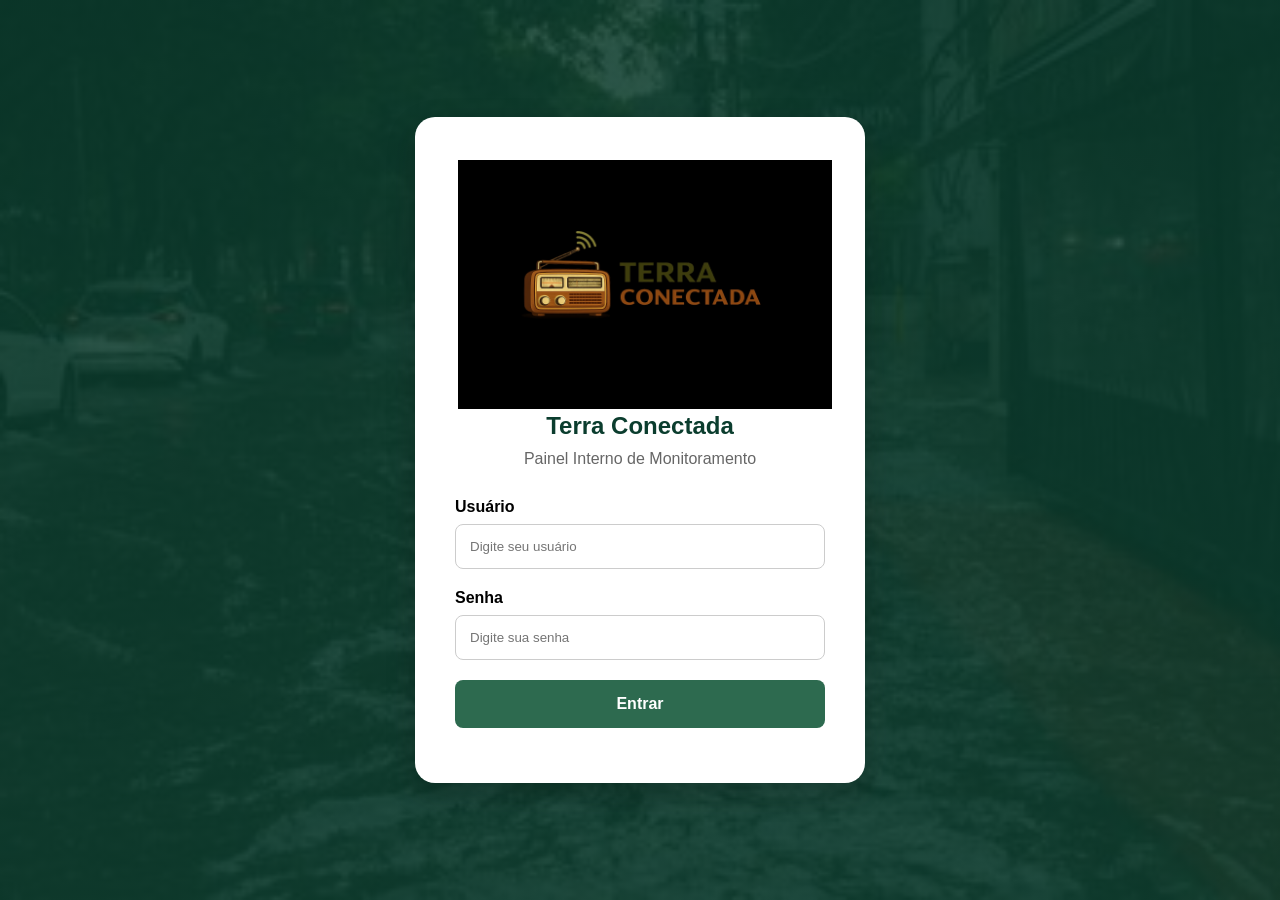
<file: login.html>
<!DOCTYPE html>
<html lang="pt-BR">

<head>
    <meta charset="UTF-8">
    <meta name="viewport" content="width=device-width, initial-scale=1.0">
    <title>Login - Terra Conectada</title>

    <link rel="stylesheet" href="assets/css/login.css">

    <link rel="stylesheet"
    href="https://cdnjs.cloudflare.com/ajax/libs/font-awesome/6.5.2/css/all.min.css">
</head>

<body>

    <main class="login-container">

        <section class="login-card">

            <a href="./index.html">
    <img src="assets/img/logo.png.png" alt="Logo Terra Conectada" class="logo-login">
</a>

            <h1>Terra Conectada</h1>

            <p class="subtitulo">
                Painel Interno de Monitoramento
            </p>

            <form id="loginForm">

                <div class="input-group">

                    <label for="usuario">
                        Usuário
                    </label>

                    <input
                        type="text"
                        id="usuario"
                        placeholder="Digite seu usuário"
                        required>

                </div>

                <div class="input-group">

                    <label for="senha">
                        Senha
                    </label>

                    <input
                        type="password"
                        id="senha"
                        placeholder="Digite sua senha"
                        required>

                </div>

                <button type="submit">
                    Entrar
                </button>

                <p id="mensagemErro"></p>

            </form>

        </section>

    </main>

    <script src="assets/js/login.js"></script>

</body>

</html>
</file>
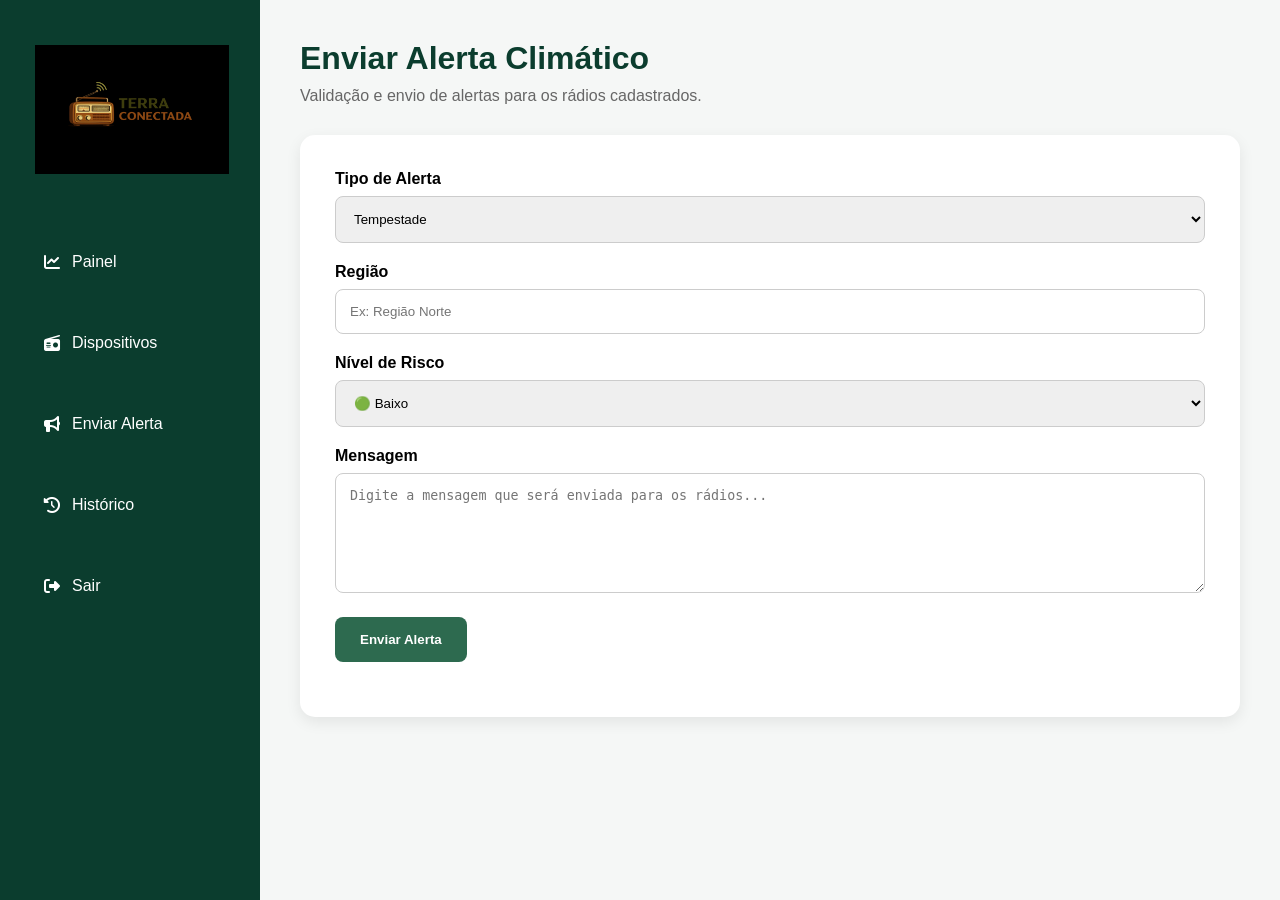
<file: pages/alertas.html>
<!DOCTYPE html>
<html lang="pt-BR">

<head>

    <meta charset="UTF-8">
    <meta name="viewport" content="width=device-width, initial-scale=1.0">

    <title>Enviar Alerta - Terra Conectada</title>

    <link rel="stylesheet" href="../assets/css/alertas.css">

    <link rel="stylesheet"
    href="https://cdnjs.cloudflare.com/ajax/libs/font-awesome/6.5.2/css/all.min.css">

</head>

<body>

<div class="container">



    <aside class="sidebar">

        <div class="sidebar-logo">
             <a href="../index.html">
            <img src="../assets/img/logo.png.png"
            alt="Logo Terra Conectada">
        </a>
        </div>

        <nav>

            <ul>

                <li>
                    <a href="painel.html">
                
                        <i class="fas fa-chart-line"></i>
                        Painel
                        </a>
                    </li>

                    <li>
                      <a href="dispositivos.html">
                     <i class="fas fa-radio"></i>
                            Dispositivos
                    </a>
                    </li>

                    <li>
                        <a href="alertas.html">
                            <i class="fas fa-bullhorn"></i>
                            Enviar Alerta
                        </a>
                    </li>

                    <li>
                        <a href="historico.html">
                            <i class="fas fa-clock-rotate-left"></i>
                            Histórico
                        </a>
                    </li>

                    <li>
                        <a href="../login.html">
                            <i class="fas fa-right-from-bracket"></i>
                            Sair
                        </a>
                    </li>

            </ul>

        </nav>

    </aside>


    <main class="main-content">

        <header class="topo">

            <h1>Enviar Alerta Climático</h1>

            <p>
                Validação e envio de alertas para os rádios cadastrados.
            </p>

        </header>

        <section class="form-card">

            <form id="alertaForm">

                <div class="campo">

                    <label>Tipo de Alerta</label>

                    <select id="tipo">

                        <option>Tempestade</option>
                        <option>Alagamento</option>
                        <option>Chuvas Intensas</option>
                        <option>Ventos Fortes</option>
                        <option>Deslizamento</option>

                    </select>

                </div>

                <div class="campo">

                    <label>Região</label>

                    <input
                    type="text"
                    id="regiao"
                    placeholder="Ex: Região Norte">

                </div>

                <div class="campo">

                    <label>Nível de Risco</label>

                    <select id="nivel">

                        <option>🟢 Baixo</option>
                        <option>🟡 Médio</option>
                        <option>🔴 Crítico</option>

                    </select>

                </div>

                <div class="campo">

                    <label>Mensagem</label>

                    <textarea
                    id="mensagem"
                    rows="6"
                    placeholder="Digite a mensagem que será enviada para os rádios..."></textarea>

                </div>

                <button type="submit">
                    Enviar Alerta
                </button>

                <p id="sucesso"></p>

            </form>

        </section>

    </main>

</div>

<script src="../assets/js/alertas.js"></script>

</body>
</html>
</file>
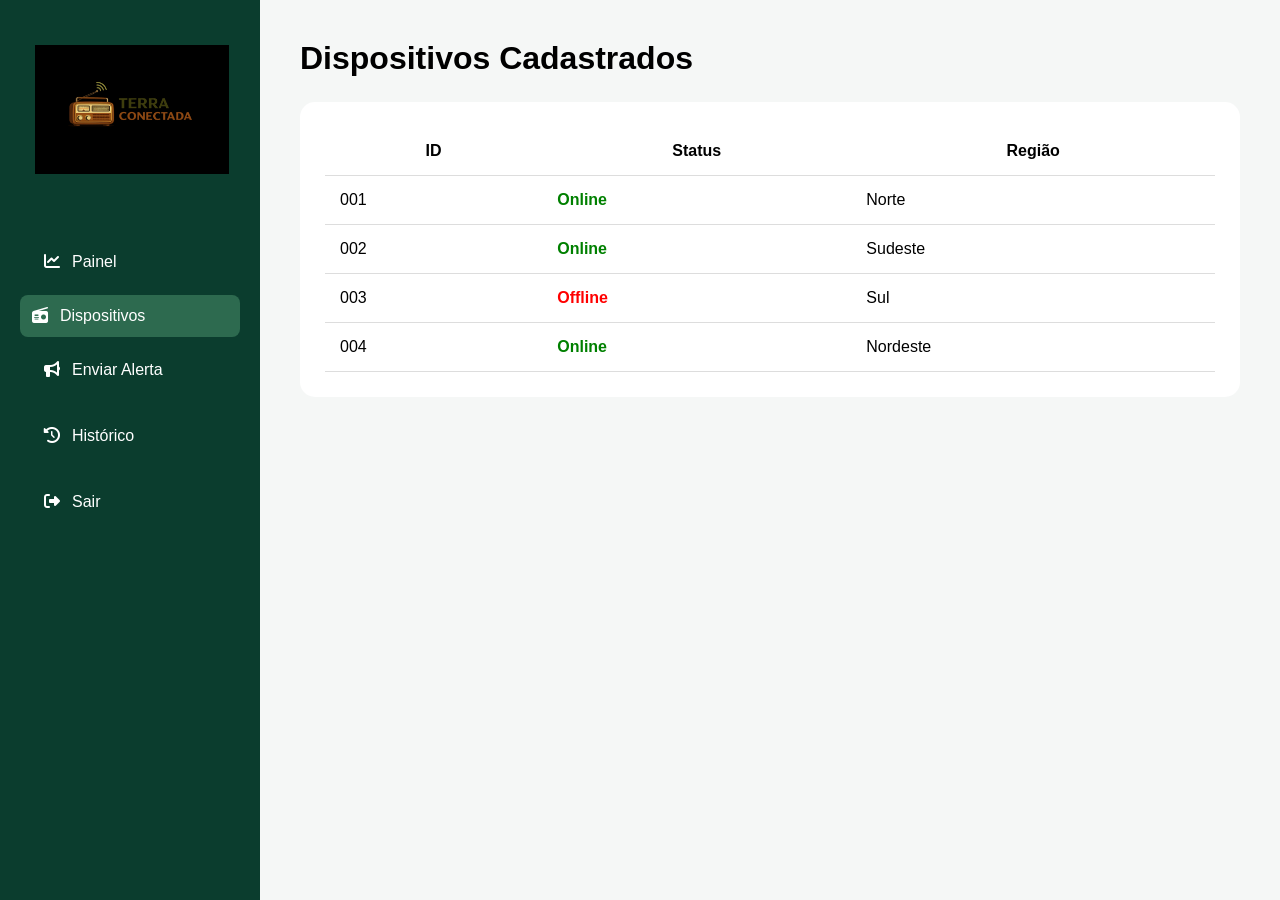
<file: pages/dispositivos.html>
<!DOCTYPE html>
<html lang="pt-BR">

<head>

    <meta charset="UTF-8">
    <meta name="viewport" content="width=device-width, initial-scale=1.0">

    <title>Dispositivos - Terra Conectada</title>

    <link rel="stylesheet" href="../assets/css/dispositivos.css">

    <link rel="stylesheet"
    href="https://cdnjs.cloudflare.com/ajax/libs/font-awesome/6.5.2/css/all.min.css">

</head>

<body>

<div class="container">

    <aside class="sidebar">

        <div class="sidebar-logo">
             <a href="../index.html">
            <img src="../assets/img/logo.png.png" alt="Logo">
            </a>
        </div>

        <ul>

            <li>
                <a href="painel.html">
                    <i class="fas fa-chart-line"></i>
                    Painel
                </a>
            </li>

            <li class="active">
                <i class="fas fa-radio"></i>
                Dispositivos
            </li>

            <li>
                <a href="alertas.html">
                    <i class="fas fa-bullhorn"></i>
                    Enviar Alerta
                </a>
            </li>

            <li>
                <a href="historico.html">
                    <i class="fas fa-clock-rotate-left"></i>
                    Histórico
                </a>
            </li>

            <li>
                <a href="../login.html">
                    <i class="fas fa-right-from-bracket"></i>
                    Sair
                </a>
            </li>

        </ul>

    </aside>

    <main class="main-content">

        <h1>Dispositivos Cadastrados</h1>

        <div class="table-container">

            <table>

                <thead>

                    <tr>
                        <th>ID</th>
                        <th>Status</th>
                        <th>Região</th>
                    </tr>

                </thead>

                <tbody>

                    <tr>
                        <td>001</td>
                        <td class="online">Online</td>
                        <td>Norte</td>
                    </tr>

                    <tr>
                        <td>002</td>
                        <td class="online">Online</td>
                        <td>Sudeste</td>
                    </tr>

                    <tr>
                        <td>003</td>
                        <td class="offline">Offline</td>
                        <td>Sul</td>
                    </tr>

                    <tr>
                        <td>004</td>
                        <td class="online">Online</td>
                        <td>Nordeste</td>
                    </tr>

                </tbody>

            </table>

        </div>

    </main>

</div>

</body>

</html>
</file>
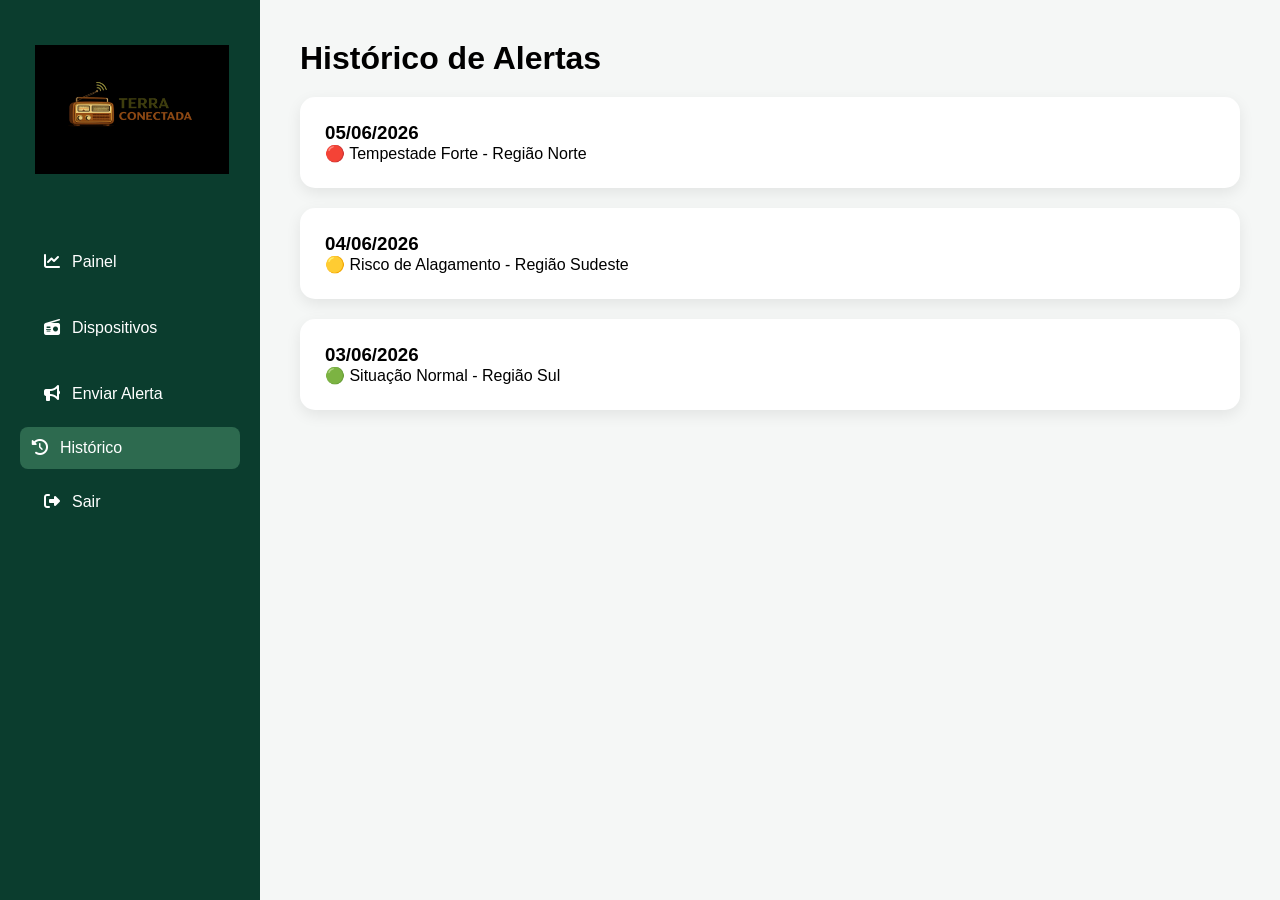
<file: pages/historico.html>
<!DOCTYPE html>
<html lang="pt-BR">

<head>

    <meta charset="UTF-8">
    <meta name="viewport" content="width=device-width, initial-scale=1.0">

    <title>Histórico - Terra Conectada</title>

    <link rel="stylesheet" href="../assets/css/historico.css">

    <link rel="stylesheet"
    href="https://cdnjs.cloudflare.com/ajax/libs/font-awesome/6.5.2/css/all.min.css">

</head>

<body>

<div class="container">

    <aside class="sidebar">

        <div class="sidebar-logo">
            <a href="../index.html">
            <img src="../assets/img/logo.png.png" alt="Logo">
            </a>
        </div>

        <ul>

            <li>
                <a href="painel.html">
                    <i class="fas fa-chart-line"></i>
                    Painel
                </a>
            </li>

            <li>
                <a href="dispositivos.html">
                    <i class="fas fa-radio"></i>
                    Dispositivos
                </a>
            </li>

            <li>
                <a href="alertas.html">
                    <i class="fas fa-bullhorn"></i>
                    Enviar Alerta
                </a>
            </li>

            <li class="active">
                <i class="fas fa-clock-rotate-left"></i>
                Histórico
            </li>

            <li>
                <a href="../login.html">
                    <i class="fas fa-right-from-bracket"></i>
                    Sair
                </a>
            </li>

        </ul>

    </aside>

    <main class="main-content">

        <h1>Histórico de Alertas</h1>

        <div class="historico-card">

            <h3>05/06/2026</h3>
            <p>🔴 Tempestade Forte - Região Norte</p>

        </div>

        <div class="historico-card">

            <h3>04/06/2026</h3>
            <p>🟡 Risco de Alagamento - Região Sudeste</p>

        </div>

        <div class="historico-card">

            <h3>03/06/2026</h3>
            <p>🟢 Situação Normal - Região Sul</p>

        </div>

    </main>

</div>

</body>

</html>
</file>
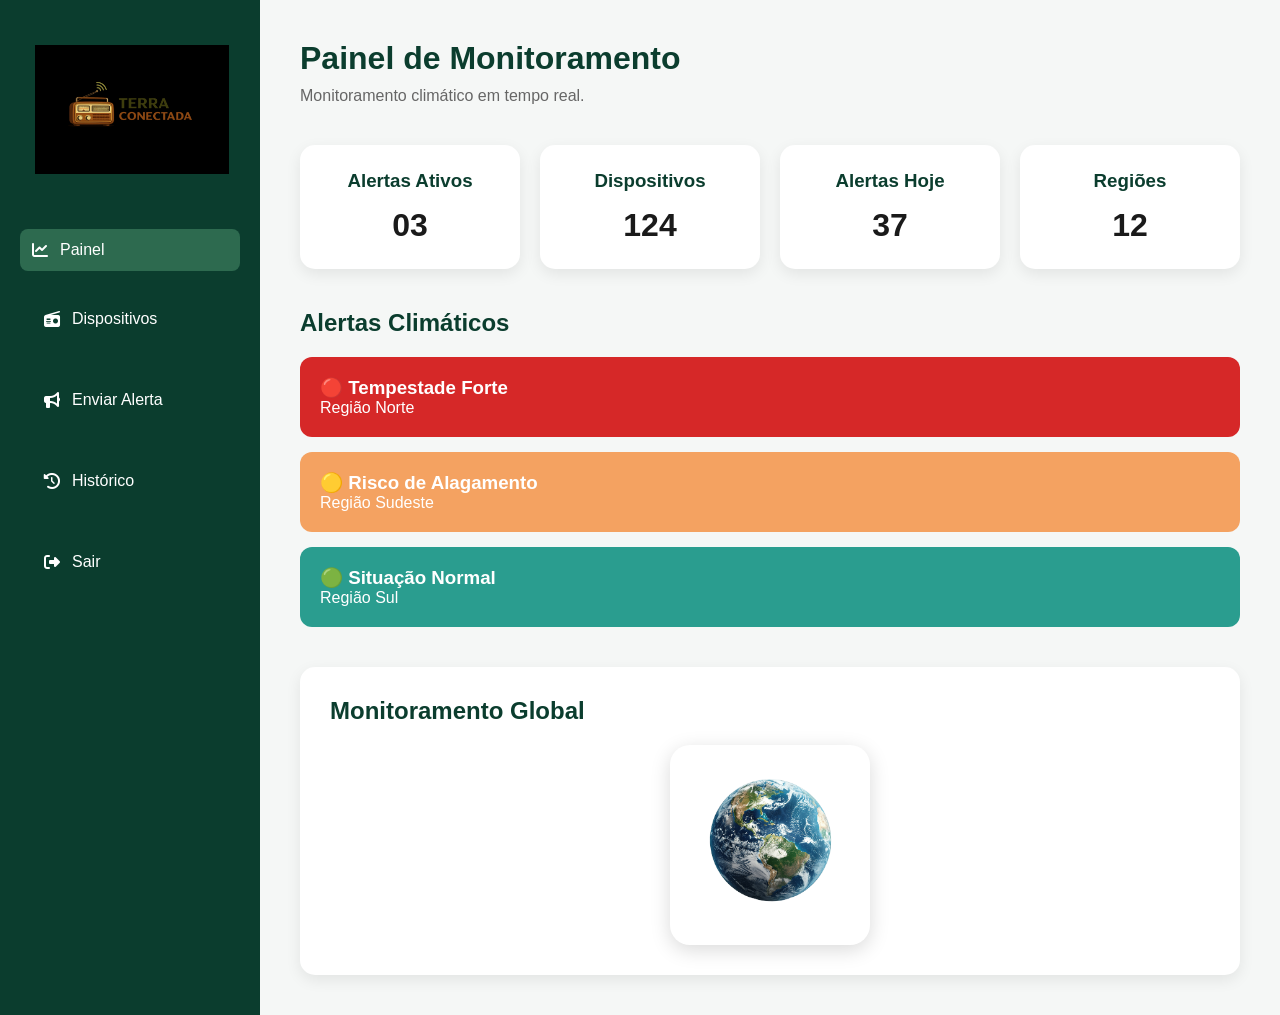
<file: pages/painel.html>
<!DOCTYPE html>
<html lang="pt-BR">

<head>

    <meta charset="UTF-8">
    <meta name="viewport" content="width=device-width, initial-scale=1.0">

    <title>Painel - Terra Conectada</title>

    <link rel="stylesheet" href="../assets/css/painel.css">

    <link rel="stylesheet"
    href="https://cdnjs.cloudflare.com/ajax/libs/font-awesome/6.5.2/css/all.min.css">

</head>

<body>

    <div class="container">


        <aside class="sidebar">

            <div class="sidebar-logo">

                <a href="../index.html">
                <img
                src="../assets/img/logo.png.png"
                alt="Terra Conectada">
                </a>
            </div>

            <nav>

                <ul>

                    <li class="active">
                        <i class="fas fa-chart-line"></i>
                        Painel
                    </li>

                    <li>
                      <a href="dispositivos.html">
                     <i class="fas fa-radio"></i>
                            Dispositivos
                    </a>
                    </li>

                    <li>
                        <a href="alertas.html">
                            <i class="fas fa-bullhorn"></i>
                            Enviar Alerta
                        </a>
                    </li>

                    <li>
                        <a href="historico.html">
                            <i class="fas fa-clock-rotate-left"></i>
                            Histórico
                        </a>
                    </li>

                    <li>
                        <a href="../login.html">
                            <i class="fas fa-right-from-bracket"></i>
                            Sair
                        </a>
                    </li>

                </ul>

            </nav>

        </aside>


        <main class="main-content">

            <header class="topo">

                <h1>
                    Painel de Monitoramento
                </h1>

                <p>
                    Monitoramento climático em tempo real.
                </p>

            </header>


            <section class="cards">

                <article class="card">

                    <h3>Alertas Ativos</h3>

                    <span>03</span>

                </article>

                <article class="card">

                    <h3>Dispositivos</h3>

                    <span>124</span>

                </article>

                <article class="card">

                    <h3>Alertas Hoje</h3>

                    <span>37</span>

                </article>

                <article class="card">

                    <h3>Regiões</h3>

                    <span>12</span>

                </article>

            </section>


            <section class="alertas">

                <h2>
                    Alertas Climáticos
                </h2>

                <div class="alerta vermelho">

                    <h3>
                        🔴 Tempestade Forte
                    </h3>

                    <p>
                        Região Norte
                    </p>

                </div>

                <div class="alerta amarelo">

                    <h3>
                        🟡 Risco de Alagamento
                    </h3>

                    <p>
                        Região Sudeste
                    </p>

                </div>

                <div class="alerta verde">

                    <h3>
                        🟢 Situação Normal
                    </h3>

                    <p>
                        Região Sul
                    </p>

                </div>

            </section>

            <section class="terra">

                <h2>
                    Monitoramento Global
                </h2>

                <img
    src="../assets/img/terra.png.png"
    alt="Imagem da Terra"
    class="terra-img">

            </section>

        </main>

    </div>

    <script src="../assets/js/painel.js"></script>

</body>

</html>
</file>
<file: assets/css/login.css>
*{
    margin:0;
    padding:0;
    box-sizing:border-box;
}

html,
body{
    width:100%;
    height:100%;
    overflow-x:hidden;
}

body{
    font-family:Arial, Helvetica, sans-serif;

    background:
    linear-gradient(
        rgba(11,61,46,.85),
        rgba(11,61,46,.85)
    ),
    url('../img/chuva2.png.png');

    background-size:cover;
    background-position:center;
}

.login-container{
    min-height:100vh;

    display:flex;
    justify-content:center;
    align-items:center;

    padding:20px;
}

.login-card{

    width:100%;
    max-width:450px;

    background:white;

    padding:40px;

    border-radius:20px;

    box-shadow:0 10px 30px rgba(0,0,0,.2);

    text-align:center;
}

.logo-login {
    width: 150px;
    height: auto;
    display: block;
    justify-content: center;
    border: 3px solid green;
}

.login-card h1{
    color:#0b3d2e;
    margin-bottom:10px;
}

.subtitulo{
    color:#666;
    margin-bottom:30px;
}

.input-group{
    display:flex;
    flex-direction:column;
    text-align:left;
    margin-bottom:20px;
}

.input-group label{
    margin-bottom:8px;
    font-weight:bold;
}

.input-group input{
    padding:14px;
    border:1px solid #ccc;
    border-radius:8px;
}

button{

    width:100%;

    border:none;

    background:#2d6a4f;

    color:white;

    padding:15px;

    border-radius:8px;

    cursor:pointer;

    font-size:1rem;

    font-weight:bold;

    transition:.3s;
}

button:hover{
    background:#40916c;
}

#mensagemErro{
    color:red;
    margin-top:15px;
    font-weight:bold;
}

img {
    width: 380px !important;
    height: auto !important;
    display: block !important;
    border: 3px solid rgba(255, 0, 0, 0) !important;
}
</file>
<file: assets/css/alertas.css>
*{
    margin:0;
    padding:0;
    box-sizing:border-box;
}

html,
body{
    width:100%;
    overflow-x:hidden;
}

body{
    font-family:Arial, Helvetica, sans-serif;
    background:#f5f7f6;
}

.container{
    display:grid;
    grid-template-columns:260px 1fr;
    min-height:100vh;
}


.sidebar{
    background:#0b3d2e;
    color:white;
    padding:30px 20px;
}

.sidebar-logo{
    text-align:center;
    margin-bottom:40px;
}

.sidebar-logo img{
    width:120px;
}

.sidebar ul{
    list-style:none;
}

.sidebar li{
    margin-bottom:15px;
}

.sidebar li,
.sidebar a{

    display:flex;
    align-items:center;

    gap:12px;

    text-decoration:none;

    color:white;

    padding:12px;

    border-radius:8px;
}

.sidebar li:hover,
.sidebar a:hover{
    background:#2d6a4f;
}

.active{
    background:#2d6a4f;
}



.main-content{
    padding:40px;
}

.topo{
    margin-bottom:30px;
}

.topo h1{
    color:#0b3d2e;
    margin-bottom:10px;
}

.topo p{
    color:#666;
}


.form-card{

    background:white;

    padding:35px;

    border-radius:15px;

    box-shadow:0 5px 15px rgba(0,0,0,.08);
}

.campo{
    margin-bottom:20px;
}

.campo label{

    display:block;

    margin-bottom:8px;

    font-weight:bold;
}

.campo input,
.campo select,
.campo textarea{

    width:100%;

    padding:14px;

    border:1px solid #ccc;

    border-radius:8px;
}

button{

    border:none;

    background:#2d6a4f;

    color:white;

    padding:15px 25px;

    border-radius:8px;

    cursor:pointer;

    font-weight:bold;
}

button:hover{
    background:#40916c;
}

#sucesso{
    margin-top:20px;
    color:green;
    font-weight:bold;
}

@media(max-width:900px){

    .container{
        grid-template-columns:1fr;
    }

    .main-content{
        padding:20px;
    }

}

img {
    width: 200px !important;
    height: auto !important;
    display: block !important;
    border: 3px solid rgba(255, 0, 0, 0) !important;
}
</file>
<file: assets/css/dispositivos.css>
*{
    margin:0;
    padding:0;
    box-sizing:border-box;
}

body{
    font-family:Arial, Helvetica, sans-serif;
    background:#f5f7f6;
}

.container{
    display:grid;
    grid-template-columns:260px 1fr;
    min-height:100vh;
}

.sidebar{
    background:#0b3d2e;
    color:white;
    padding:30px 20px;
}

.sidebar-logo{
    text-align:center;
    margin-bottom:40px;
}

.sidebar-logo img{
    width:120px;
}

.sidebar ul{
    list-style:none;
}

.sidebar li,
.sidebar a{
    display:flex;
    gap:12px;
    color:white;
    text-decoration:none;
    padding:12px;
    border-radius:8px;
}

.active{
    background:#2d6a4f;
}

.main-content{
    padding:40px;
}

.table-container{
    margin-top:25px;
    background:white;
    padding:25px;
    border-radius:15px;
}

table{
    width:100%;
    border-collapse:collapse;
}

th,
td{
    padding:15px;
    border-bottom:1px solid #ddd;
}

.online{
    color:green;
    font-weight:bold;
}

.offline{
    color:red;
    font-weight:bold;
}

img {
    width: 200px !important;
    height: auto !important;
    display: block !important;
    border: 3px solid rgba(255, 0, 0, 0) !important;
}
</file>
<file: assets/css/historico.css>
*{
    margin:0;
    padding:0;
    box-sizing:border-box;
}

body{
    font-family:Arial, Helvetica, sans-serif;
    background:#f5f7f6;
}

.container{
    display:grid;
    grid-template-columns:260px 1fr;
    min-height:100vh;
}

.sidebar{
    background:#0b3d2e;
    color:white;
    padding:30px 20px;
}

.sidebar-logo{
    text-align:center;
    margin-bottom:40px;
}

.sidebar-logo img{
    width:120px;
}

.sidebar ul{
    list-style:none;
}

.sidebar li,
.sidebar a{
    display:flex;
    gap:12px;
    color:white;
    text-decoration:none;
    padding:12px;
    border-radius:8px;
}

.active{
    background:#2d6a4f;
}

.main-content{
    padding:40px;
}

.historico-card{
    background:white;
    padding:25px;
    border-radius:15px;
    margin-top:20px;
    box-shadow:0 5px 15px rgba(0,0,0,.08);
}

img {
    width: 200px !important;
    height: auto !important;
    display: block !important;
    border: 3px solid rgba(255, 0, 0, 0) !important;
}
</file>
<file: assets/css/painel.css>
*{
    margin:0;
    padding:0;
    box-sizing:border-box;
}

html,
body{
    width:100%;
    overflow-x:hidden;
}

body{
    font-family:Arial, Helvetica, sans-serif;
    background:#f5f7f6;
    color:#1a1a1a;
}


.container{
    display:grid;
    grid-template-columns:260px 1fr;
    min-height:100vh;
}



.sidebar{
    background:#0b3d2e;
    color:white;
    padding:30px 20px;
}

.sidebar-logo{
    text-align:center;
    margin-bottom:40px;
}

.sidebar-logo img{
    width:120px;
}

.sidebar ul{
    list-style:none;
}

.sidebar li{
    margin-bottom:15px;
}

.sidebar li,
.sidebar a{
    color:white;
    text-decoration:none;

    display:flex;
    align-items:center;

    gap:12px;

    padding:12px;

    border-radius:8px;

    transition:.3s;
}

.sidebar li:hover,
.sidebar a:hover{
    background:#2d6a4f;
}

.active{
    background:#2d6a4f;
}


.main-content{
    padding:40px;
}

.topo{
    margin-bottom:40px;
}

.topo h1{
    color:#0b3d2e;
    margin-bottom:10px;
}

.topo p{
    color:#666;
}


.cards{

    display:grid;

    grid-template-columns:
    repeat(4,1fr);

    gap:20px;

    margin-bottom:40px;
}

.card{

    background:white;

    padding:25px;

    border-radius:15px;

    box-shadow:0 5px 15px rgba(0,0,0,.08);

    text-align:center;
}

.card h3{
    color:#0b3d2e;
    margin-bottom:15px;
}

.card span{
    font-size:2rem;
    font-weight:bold;
}


.alertas{
    margin-bottom:40px;
}

.alertas h2{
    margin-bottom:20px;
    color:#0b3d2e;
}

.alerta{

    padding:20px;

    border-radius:12px;

    margin-bottom:15px;

    color:white;
}

.vermelho{
    background:#d62828;
}

.amarelo{
    background:#f4a261;
}

.verde{
    background:#2a9d8f;
}


.terra h2{
    color:#0b3d2e;
    margin-bottom:20px;
}

.terra-img{

    width:100%;

    max-width:800px;

    height:auto;

    display:block;

    margin:0 auto;

    border-radius:20px;

    box-shadow:0 5px 20px rgba(0,0,0,.15);
}

.terra{

    background:white;

    padding:30px;

    border-radius:15px;

    box-shadow:0 5px 15px rgba(0,0,0,.08);
}

@media(max-width:900px){

    .container{
        grid-template-columns:1fr;
    }

    .cards{
        grid-template-columns:1fr;
    }

    .main-content{
        padding:20px;
    }
}

img {
    width: 200px !important;
    height: auto !important;
    display: block !important;
    border: 3px solid rgba(255, 0, 0, 0) !important;
}
</file>
